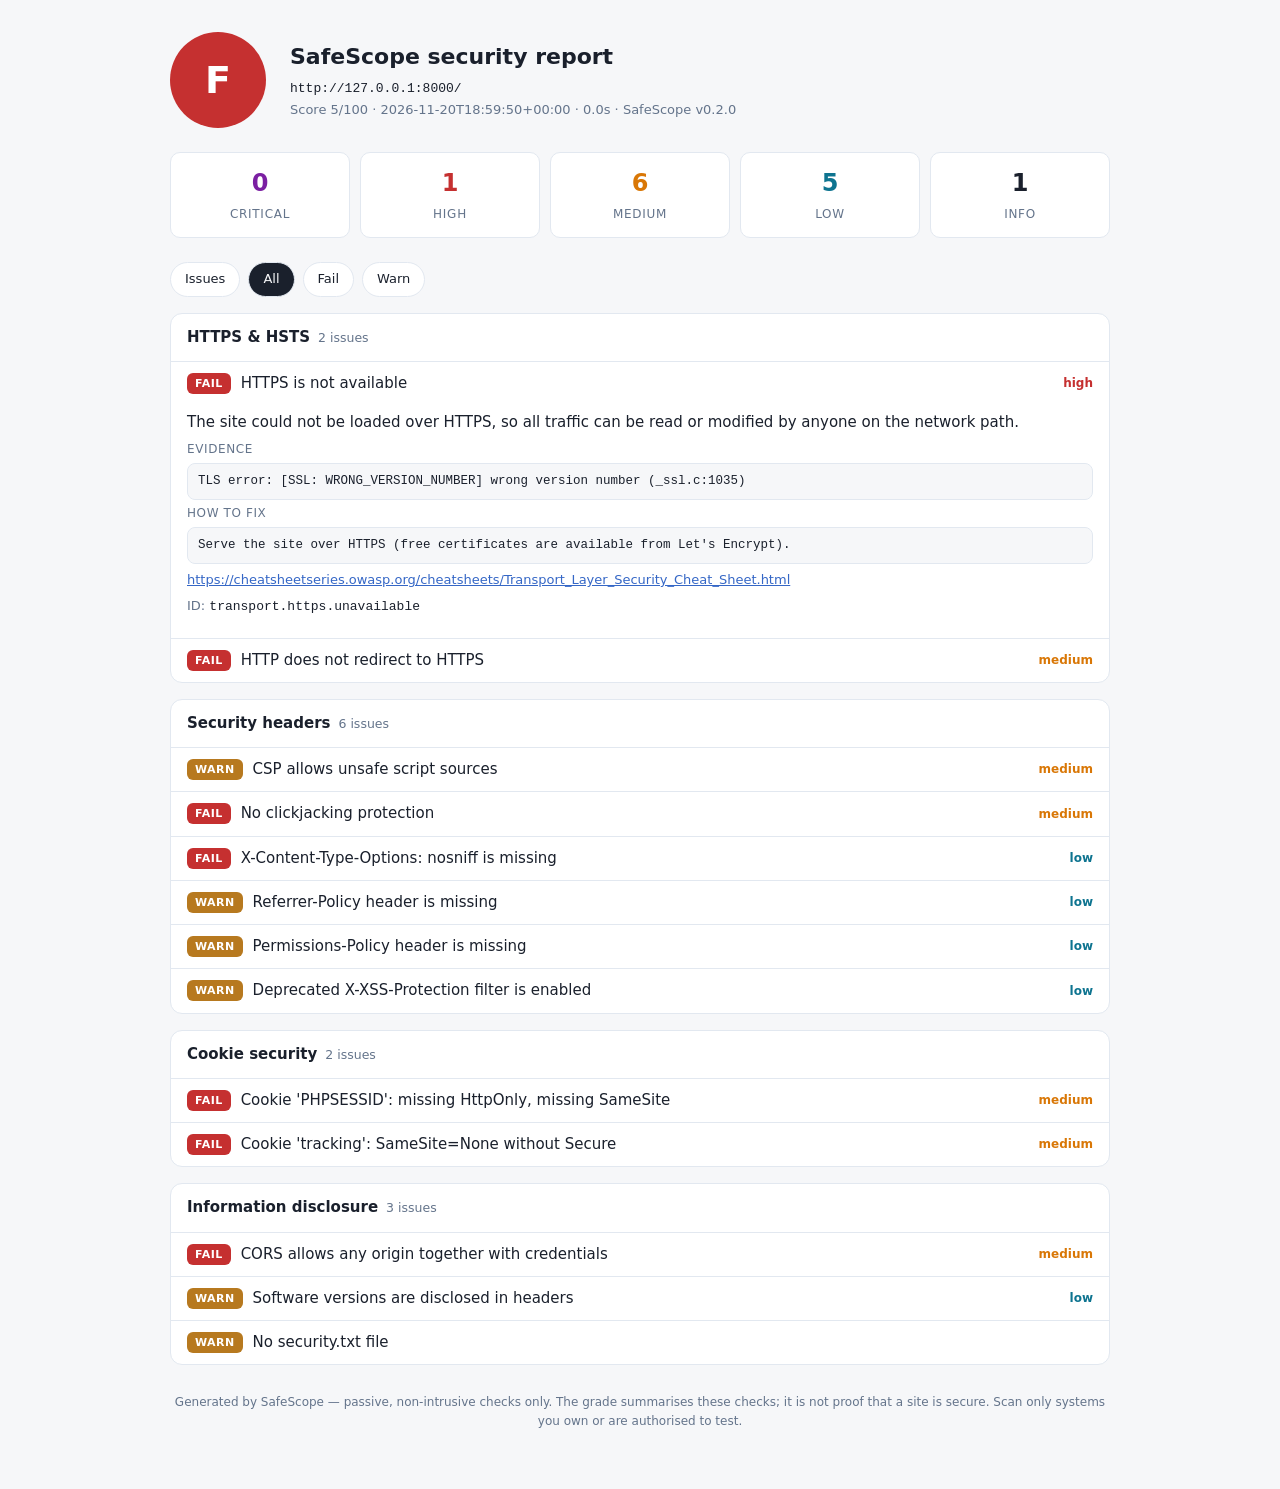
<file: examples/sample-report.html>
<!DOCTYPE html>
<html lang="en">
<head>
<meta charset="utf-8">
<meta name="viewport" content="width=device-width,initial-scale=1">
<title>SafeScope report – http://127.0.0.1:8000/</title>
<style>
:root{--bg:#f6f7f9;--card:#fff;--ink:#1a202c;--muted:#64748b;--line:#e2e8f0;
--pass:#1f9d55;--fail:#c53030;--warn:#b7791f;--info:#3567c6;--error:#8b3fb8;
--critical:#7b1fa2;--high:#c53030;--medium:#d97706;--low:#0e7490}
@media (prefers-color-scheme:dark){:root{--bg:#0f141a;--card:#171e27;--ink:#e6edf3;
--muted:#8b98a8;--line:#273241}}
*{box-sizing:border-box}
body{margin:0;background:var(--bg);color:var(--ink);
font:15px/1.55 system-ui,-apple-system,"Segoe UI",Roboto,sans-serif}
.wrap{max-width:980px;margin:0 auto;padding:32px 20px 60px}
header{display:flex;gap:24px;align-items:center;flex-wrap:wrap;margin-bottom:24px}
.grade{width:96px;height:96px;border-radius:50%;display:grid;place-items:center;
color:#fff;font-size:38px;font-weight:800;flex:none}
h1{font-size:22px;margin:0 0 4px}
.meta{color:var(--muted);font-size:13px}
.meta code{color:var(--ink)}
.counts{display:grid;grid-template-columns:repeat(5,1fr);gap:10px;margin:0 0 24px}
.count{background:var(--card);border:1px solid var(--line);border-radius:10px;padding:12px;text-align:center}
.count b{display:block;font-size:24px}
.count span{font-size:12px;text-transform:uppercase;letter-spacing:.06em;color:var(--muted)}
.toolbar{display:flex;gap:8px;margin:0 0 16px;flex-wrap:wrap}
.toolbar button{border:1px solid var(--line);background:var(--card);color:var(--ink);
border-radius:999px;padding:6px 14px;cursor:pointer;font:inherit;font-size:13px}
.toolbar button[aria-pressed=true]{background:var(--ink);color:var(--bg)}
section{background:var(--card);border:1px solid var(--line);border-radius:12px;margin:0 0 16px;overflow:hidden}
section h2{font-size:15px;margin:0;padding:12px 16px;border-bottom:1px solid var(--line)}
section h2 small{color:var(--muted);font-weight:400;margin-left:8px}
details{border-bottom:1px solid var(--line)}
details:last-child{border-bottom:0}
summary{list-style:none;display:flex;gap:10px;align-items:center;padding:10px 16px;cursor:pointer}
summary::-webkit-details-marker{display:none}
.badge{font-size:11px;font-weight:700;border-radius:6px;padding:2px 8px;color:#fff;flex:none;
text-transform:uppercase;letter-spacing:.04em}
.st-pass{background:var(--pass)}.st-fail{background:var(--fail)}.st-warn{background:var(--warn)}
.st-info{background:var(--info)}.st-error{background:var(--error)}.st-skipped{background:#64748b}
.sev{margin-left:auto;font-size:12px;font-weight:600;flex:none}
.sev-critical{color:var(--critical)}.sev-high{color:var(--high)}.sev-medium{color:var(--medium)}
.sev-low{color:var(--low)}
.body{padding:0 16px 14px 16px;color:var(--ink)}
.body p{margin:6px 0}
.label{color:var(--muted);font-size:12px;text-transform:uppercase;letter-spacing:.05em}
pre{background:var(--bg);border:1px solid var(--line);border-radius:8px;padding:8px 10px;
white-space:pre-wrap;word-break:break-word;font-size:12.5px;margin:4px 0}
a{color:var(--info)}
footer{color:var(--muted);font-size:12px;margin-top:28px;text-align:center}
</style>
</head>
<body><div class=wrap>
<header>
  <div class=grade style="background:#c53030">F</div>
  <div>
    <h1>SafeScope security report</h1>
    <div class=meta><code>http://127.0.0.1:8000/</code></div>
    <div class=meta>Score 5/100 · 2026-11-20T18:59:50+00:00 ·
      0.0s · SafeScope v0.2.0</div>
  </div>
</header>
<div class=counts><div class=count><b class="sev-critical">0</b><span>critical</span></div><div class=count><b class="sev-high">1</b><span>high</span></div><div class=count><b class="sev-medium">6</b><span>medium</span></div><div class=count><b class="sev-low">5</b><span>low</span></div><div class=count><b class="sev-info">1</b><span>info</span></div></div>
<div class=toolbar><button type=button data-filter="problems" aria-pressed="false">Issues</button><button type=button data-filter="all" aria-pressed="true">All</button><button type=button data-filter="fail" aria-pressed="false">Fail</button><button type=button data-filter="warn" aria-pressed="false">Warn</button></div>
<section><h2>HTTPS &amp; HSTS<small>2 issues</small></h2><details data-status="fail" open><summary><span class="badge st-fail">fail</span><span>HTTPS is not available</span><span class="sev sev-high">high</span></summary><div class=body><p>The site could not be loaded over HTTPS, so all traffic can be read or modified by anyone on the network path.</p><div class=label>Evidence</div><pre>TLS error: [SSL: WRONG_VERSION_NUMBER] wrong version number (_ssl.c:1035)</pre><div class=label>How to fix</div><pre>Serve the site over HTTPS (free certificates are available from Let&#x27;s Encrypt).</pre><p class=meta><a href="https://cheatsheetseries.owasp.org/cheatsheets/Transport_Layer_Security_Cheat_Sheet.html" rel="noopener noreferrer" target="_blank">https://cheatsheetseries.owasp.org/cheatsheets/Transport_Layer_Security_Cheat_Sheet.html</a></p><p class=meta>ID: <code>transport.https.unavailable</code></p></div></details><details data-status="fail"><summary><span class="badge st-fail">fail</span><span>HTTP does not redirect to HTTPS</span><span class="sev sev-medium">medium</span></summary><div class=body><p>Visitors who type the address without https:// stay on an unencrypted connection.</p><div class=label>Evidence</div><pre>http://127.0.0.1:8000/ answered 200 without redirecting</pre><div class=label>How to fix</div><pre>Answer every plain HTTP request with a 301 redirect to the HTTPS version of the same URL.</pre><p class=meta><a href="https://cheatsheetseries.owasp.org/cheatsheets/Transport_Layer_Security_Cheat_Sheet.html" rel="noopener noreferrer" target="_blank">https://cheatsheetseries.owasp.org/cheatsheets/Transport_Layer_Security_Cheat_Sheet.html</a></p><p class=meta>ID: <code>transport.http.no_redirect</code></p></div></details></section><section><h2>Security headers<small>6 issues</small></h2><details data-status="warn"><summary><span class="badge st-warn">warn</span><span>CSP allows unsafe script sources</span><span class="sev sev-medium">medium</span></summary><div class=body><p>These sources weaken the policy enough that it may not stop XSS: &#x27;unsafe-inline&#x27;, &#x27;unsafe-eval&#x27;, *</p><div class=label>Evidence</div><pre>default-src * &#x27;unsafe-inline&#x27; &#x27;unsafe-eval&#x27;</pre><div class=label>How to fix</div><pre>Replace inline scripts with nonces or hashes and remove &#x27;unsafe-eval&#x27; and wildcards from script-src.</pre><p class=meta><a href="https://developer.mozilla.org/en-US/docs/Web/HTTP/Headers/Content-Security-Policy" rel="noopener noreferrer" target="_blank">https://developer.mozilla.org/en-US/docs/Web/HTTP/Headers/Content-Security-Policy</a></p><p class=meta>ID: <code>headers.csp.unsafe</code></p></div></details><details data-status="fail"><summary><span class="badge st-fail">fail</span><span>No clickjacking protection</span><span class="sev sev-medium">medium</span></summary><div class=body><p>Other sites can embed this page in an invisible frame and trick users into clicking on it (clickjacking).</p><div class=label>How to fix</div><pre>Send &quot;Content-Security-Policy: frame-ancestors &#x27;self&#x27;&quot; or &#x27;X-Frame-Options: DENY&#x27;.</pre><p class=meta><a href="https://developer.mozilla.org/en-US/docs/Web/HTTP/Headers/X-Frame-Options" rel="noopener noreferrer" target="_blank">https://developer.mozilla.org/en-US/docs/Web/HTTP/Headers/X-Frame-Options</a> · <a href="https://developer.mozilla.org/en-US/docs/Web/HTTP/Headers/Content-Security-Policy/frame-ancestors" rel="noopener noreferrer" target="_blank">https://developer.mozilla.org/en-US/docs/Web/HTTP/Headers/Content-Security-Policy/frame-ancestors</a></p><p class=meta>ID: <code>headers.framing.missing</code></p></div></details><details data-status="fail"><summary><span class="badge st-fail">fail</span><span>X-Content-Type-Options: nosniff is missing</span><span class="sev sev-low">low</span></summary><div class=body><p>Browsers may guess (&#x27;sniff&#x27;) content types and execute uploaded files as scripts.</p><div class=label>How to fix</div><pre>Send &#x27;X-Content-Type-Options: nosniff&#x27;.</pre><p class=meta><a href="https://developer.mozilla.org/en-US/docs/Web/HTTP/Headers/X-Content-Type-Options" rel="noopener noreferrer" target="_blank">https://developer.mozilla.org/en-US/docs/Web/HTTP/Headers/X-Content-Type-Options</a></p><p class=meta>ID: <code>headers.nosniff.missing</code></p></div></details><details data-status="warn"><summary><span class="badge st-warn">warn</span><span>Referrer-Policy header is missing</span><span class="sev sev-low">low</span></summary><div class=body><p>Full URLs (which may contain tokens or private paths) can leak to other sites through the Referer header.</p><div class=label>How to fix</div><pre>Send &#x27;Referrer-Policy: strict-origin-when-cross-origin&#x27;.</pre><p class=meta><a href="https://developer.mozilla.org/en-US/docs/Web/HTTP/Headers/Referrer-Policy" rel="noopener noreferrer" target="_blank">https://developer.mozilla.org/en-US/docs/Web/HTTP/Headers/Referrer-Policy</a></p><p class=meta>ID: <code>headers.referrer.missing</code></p></div></details><details data-status="warn"><summary><span class="badge st-warn">warn</span><span>Permissions-Policy header is missing</span><span class="sev sev-low">low</span></summary><div class=body><p>Without it, embedded content may request powerful features such as the camera, microphone or geolocation.</p><div class=label>How to fix</div><pre>Disable what you do not use, e.g. &#x27;Permissions-Policy: camera=(), microphone=(), geolocation=()&#x27;.</pre><p class=meta><a href="https://developer.mozilla.org/en-US/docs/Web/HTTP/Headers/Permissions-Policy" rel="noopener noreferrer" target="_blank">https://developer.mozilla.org/en-US/docs/Web/HTTP/Headers/Permissions-Policy</a> · <a href="https://owasp.org/www-project-secure-headers/" rel="noopener noreferrer" target="_blank">https://owasp.org/www-project-secure-headers/</a></p><p class=meta>ID: <code>headers.permissions.missing</code></p></div></details><details data-status="warn"><summary><span class="badge st-warn">warn</span><span>Deprecated X-XSS-Protection filter is enabled</span><span class="sev sev-low">low</span></summary><div class=body><p>The legacy XSS auditor has been removed from modern browsers and could introduce cross-site leaks in old ones.</p><div class=label>Evidence</div><pre>1; mode=block</pre><div class=label>How to fix</div><pre>Send &#x27;X-XSS-Protection: 0&#x27; (or drop it) and rely on a strong CSP.</pre><p class=meta><a href="https://developer.mozilla.org/en-US/docs/Web/HTTP/Headers/X-XSS-Protection" rel="noopener noreferrer" target="_blank">https://developer.mozilla.org/en-US/docs/Web/HTTP/Headers/X-XSS-Protection</a></p><p class=meta>ID: <code>headers.x_xss_protection.enabled</code></p></div></details></section><section><h2>Cookie security<small>2 issues</small></h2><details data-status="fail"><summary><span class="badge st-fail">fail</span><span>Cookie &#x27;PHPSESSID&#x27;: missing HttpOnly, missing SameSite</span><span class="sev sev-medium">medium</span></summary><div class=body><p>Secure keeps the cookie off plain HTTP, HttpOnly hides it from JavaScript (limiting XSS damage) and SameSite helps against CSRF.</p><div class=label>Evidence</div><pre>attributes: path</pre><div class=label>How to fix</div><pre>Set-Cookie: PHPSESSID=...; Secure; HttpOnly; SameSite=Lax</pre><p class=meta><a href="https://developer.mozilla.org/en-US/docs/Web/HTTP/Cookies" rel="noopener noreferrer" target="_blank">https://developer.mozilla.org/en-US/docs/Web/HTTP/Cookies</a></p><p class=meta>ID: <code>cookies.PHPSESSID.flags</code></p></div></details><details data-status="fail"><summary><span class="badge st-fail">fail</span><span>Cookie &#x27;tracking&#x27;: SameSite=None without Secure</span><span class="sev sev-medium">medium</span></summary><div class=body><p>Secure keeps the cookie off plain HTTP, HttpOnly hides it from JavaScript (limiting XSS damage) and SameSite helps against CSRF.</p><div class=label>Evidence</div><pre>attributes: samesite</pre><div class=label>How to fix</div><pre>Set-Cookie: tracking=...; Secure; HttpOnly; SameSite=Lax</pre><p class=meta><a href="https://developer.mozilla.org/en-US/docs/Web/HTTP/Cookies" rel="noopener noreferrer" target="_blank">https://developer.mozilla.org/en-US/docs/Web/HTTP/Cookies</a></p><p class=meta>ID: <code>cookies.tracking.flags</code></p></div></details></section><section><h2>Information disclosure<small>3 issues</small></h2><details data-status="fail"><summary><span class="badge st-fail">fail</span><span>CORS allows any origin together with credentials</span><span class="sev sev-medium">medium</span></summary><div class=body><p>This combination is invalid and signals a CORS configuration that may reflect arbitrary origins on other endpoints.</p><div class=label>Evidence</div><pre>Access-Control-Allow-Origin: *; Access-Control-Allow-Credentials: true</pre><div class=label>How to fix</div><pre>Allow-list specific trusted origins instead of &#x27;*&#x27;.</pre><p class=meta>ID: <code>disclosure.cors.wildcard_credentials</code></p></div></details><details data-status="warn"><summary><span class="badge st-warn">warn</span><span>Software versions are disclosed in headers</span><span class="sev sev-low">low</span></summary><div class=body><p>Version banners make it easier to match the server against known vulnerabilities.</p><div class=label>Evidence</div><pre>Server: Apache/2.4.41 (Ubuntu); X-Powered-By: PHP/7.4.3</pre><div class=label>How to fix</div><pre>Hide version numbers (e.g. &#x27;server_tokens off;&#x27; in nginx, &#x27;ServerTokens Prod&#x27; in Apache, remove X-Powered-By).</pre><p class=meta><a href="https://owasp.org/www-project-web-security-testing-guide/latest/4-Web_Application_Security_Testing/01-Information_Gathering/02-Fingerprint_Web_Server" rel="noopener noreferrer" target="_blank">https://owasp.org/www-project-web-security-testing-guide/latest/4-Web_Application_Security_Testing/01-Information_Gathering/02-Fingerprint_Web_Server</a></p><p class=meta>ID: <code>disclosure.versions</code></p></div></details><details data-status="warn"><summary><span class="badge st-warn">warn</span><span>No security.txt file</span></summary><div class=body><p>security.txt (RFC 9116) tells researchers how to report vulnerabilities to you responsibly.</p><div class=label>Evidence</div><pre>HTTP 404</pre><div class=label>How to fix</div><pre>Publish /.well-known/security.txt with at least &#x27;Contact:&#x27; and &#x27;Expires:&#x27;.</pre><p class=meta><a href="https://securitytxt.org/" rel="noopener noreferrer" target="_blank">https://securitytxt.org/</a></p><p class=meta>ID: <code>disclosure.security_txt.missing</code></p></div></details></section>
<footer>Generated by SafeScope — passive, non-intrusive checks only.
The grade summarises these checks; it is not proof that a site is secure.
Scan only systems you own or are authorised to test.</footer>
</div><script>
document.querySelectorAll('.toolbar button').forEach(function(b){
  b.addEventListener('click',function(){
    document.querySelectorAll('.toolbar button').forEach(function(x){x.setAttribute('aria-pressed','false')});
    b.setAttribute('aria-pressed','true');
    var f=b.dataset.filter;
    document.querySelectorAll('details[data-status]').forEach(function(d){
      d.hidden = f==='problems' ? !(d.dataset.status==='fail'||d.dataset.status==='warn') :
                 f==='all' ? false : d.dataset.status!==f;
    });
    document.querySelectorAll('section').forEach(function(s){
      s.hidden = !s.querySelector('details:not([hidden])');
    });
  });
});
</script></body></html>
</file>
